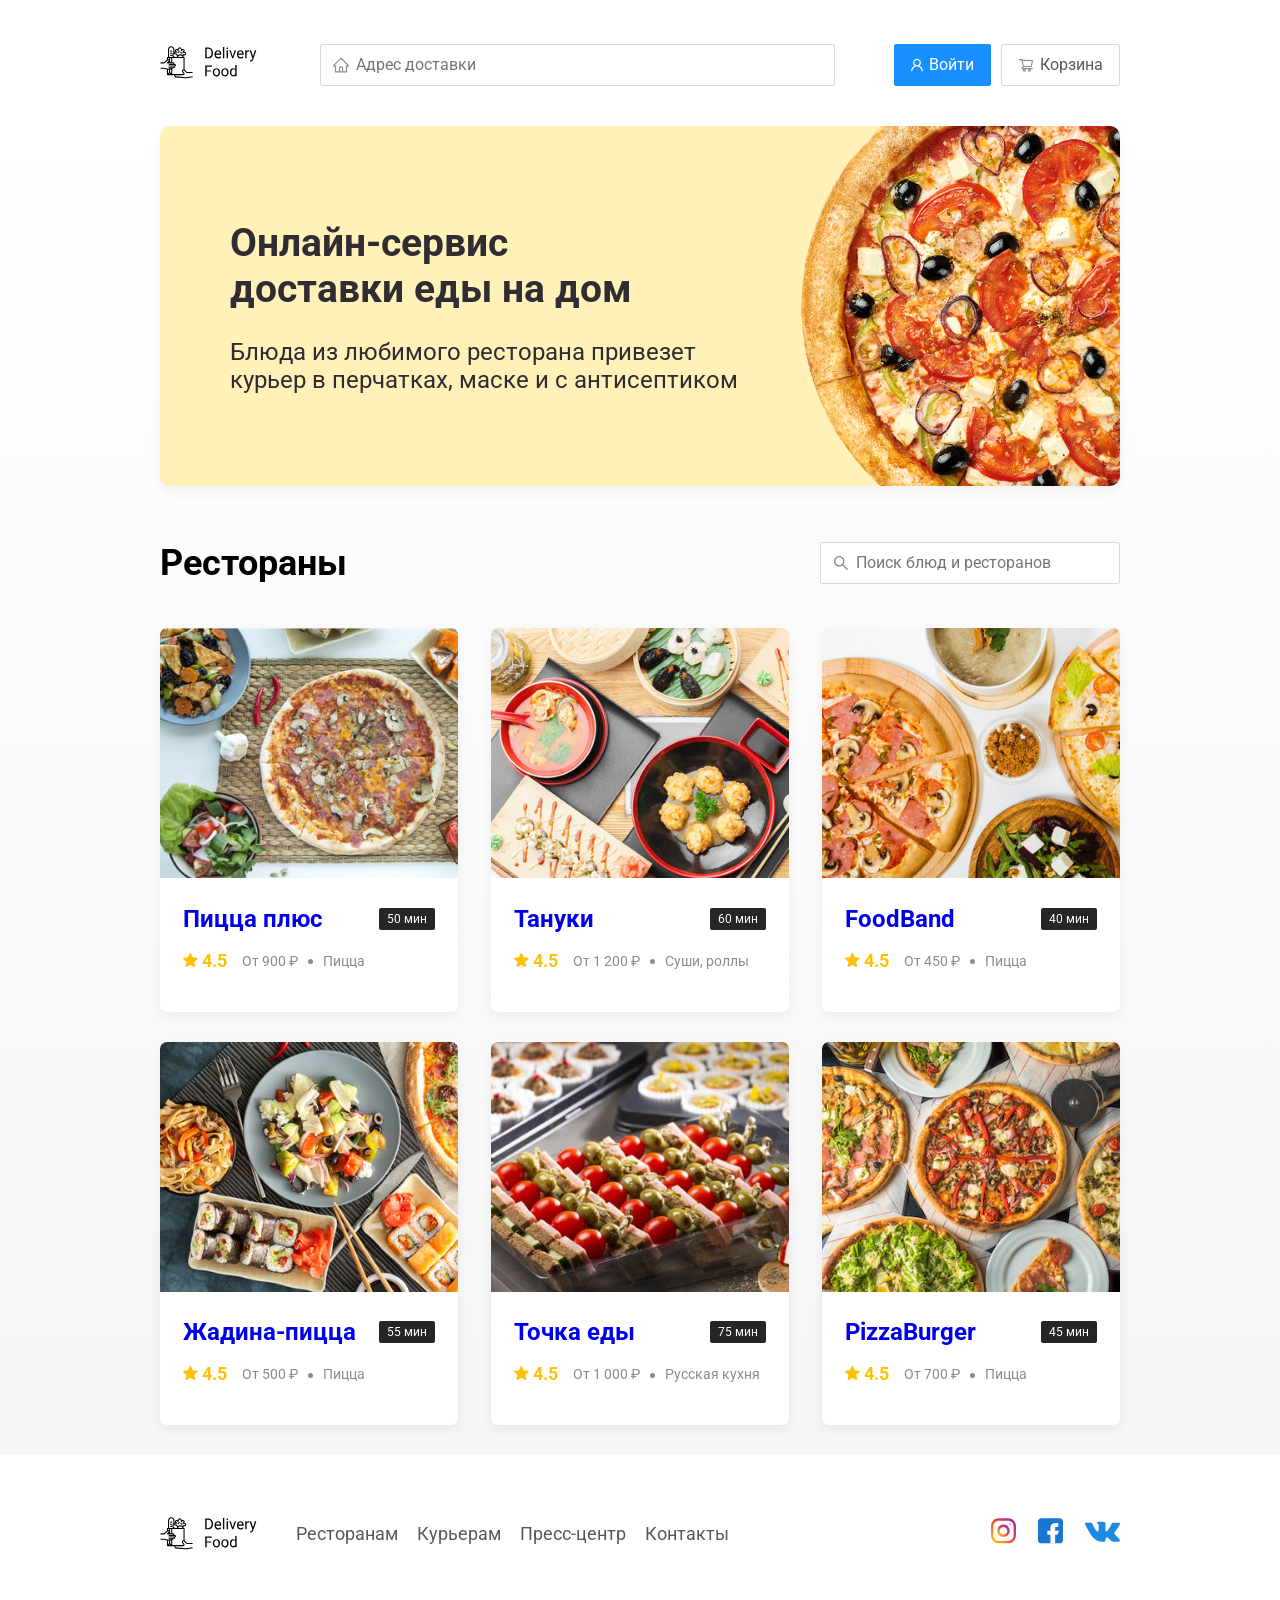
<file: index.html>
<!DOCTYPE html>
<html lang="ru">
  <head>
    <meta charset="UTF-8" />
    <meta name="viewport" content="width=device-width, initial-scale=1.0" />
    <title>Delivery Food — доставка еды на дом</title>
    <link
      href="https://fonts.googleapis.com/css?family=Roboto:400,700&display=swap&subset=cyrillic"
      rel="stylesheet"
    />
    <link rel="stylesheet" href="css/normalize.css" />
    <link rel="stylesheet" href="css/style.css" />
  </head>
  <body>
    <div class="container">
      <header class="header">
        <a href="index.html" class="logo">
          <img src="img/logo.svg" alt="Logo" />
        </a>
        <input type="text" class="input input-address" placeholder="Адрес доставки" />
        <div class="buttons">
          <button class="button button-primary">
            <img src="img/user.svg" alt="user" class="button-icon" />
            <span class="button-text">Войти</span>
          </button>
          <button class="button">
            <img src="img/shopping-cart.svg" alt="shopping cart" class="button-icon" />
            <span class="button-text">Корзина</span>
          </button>
        </div>
      </header>
    </div>
    <!-- /.container  -->

    <main class="main">
      <div class="container">
        <section class="promo">
          <h1 class="promo-title">Онлайн-сервис <br />доставки еды на дом</h1>
          <p class="promo-text">
            Блюда из любимого ресторана привезет курьер в перчатках, маске и с антисептиком
          </p>
        </section>

        <section class="restaurants">
          <div class="section-heading">
            <h2 class="section-title">Рестораны</h2>
            <input type="text" class="input input-search" placeholder="Поиск блюд и ресторанов" />
          </div>
          <div class="cards">
            <a href="restaurant.html" class="card">
              <img src="img/restaurants/image.jpg" alt="image" class="card-image" />
              <div class="card-text">
                <div class="card-heading">
                  <h3 class="card-title">Пицца плюс</h3>
                  <span class="card-tag tag">50 мин</span>
                </div>
                <!-- /.card-heading -->
                <div class="card-info">
                  <div class="rating">
                    <img src="img/rating.svg" alt="rating" class="rating-star" /> 4.5
                  </div>
                  <div class="price">От 900 ₽</div>
                  <div class="category">Пицца</div>
                </div>
                <!-- /.card-info -->
              </div>
              <!-- /.card-text -->
            </a>
            <!-- /.card -->

            <a href="restaurant.html" class="card">
              <img src="img/restaurants/tanuki.jpg" alt="image" class="card-image" />
              <div class="card-text">
                <div class="card-heading">
                  <h3 class="card-title">Тануки</h3>
                  <span class="card-tag tag">60 мин</span>
                </div>
                <!-- /.card-heading -->
                <div class="card-info">
                  <div class="rating">
                    <img src="img/rating.svg" alt="rating" class="rating-star" /> 4.5
                  </div>
                  <div class="price">От 1 200 ₽</div>
                  <div class="category">Суши, роллы</div>
                </div>
                <!-- /.card-info -->
              </div>
              <!-- /.card-text -->
            </a>
            <!-- /.card -->

            <a href="restaurant.html" class="card">
              <img src="img/restaurants/foodbrand.jpg" alt="image" class="card-image" />
              <div class="card-text">
                <div class="card-heading">
                  <h3 class="card-title">FoodBand</h3>
                  <span class="card-tag tag">40 мин</span>
                </div>
                <!-- /.card-heading -->
                <div class="card-info">
                  <div class="rating">
                    <img src="img/rating.svg" alt="rating" class="rating-star" /> 4.5
                  </div>
                  <div class="price">От 450 ₽</div>
                  <div class="category">Пицца</div>
                </div>
                <!-- /.card-info -->
              </div>
              <!-- /.card-text -->
            </a>
            <!-- /.card -->

            <a href="restaurant.html" class="card">
              <img src="img/restaurants/pizza.jpg" alt="image" class="card-image" />
              <div class="card-text">
                <div class="card-heading">
                  <h3 class="card-title">Жадина-пицца</h3>
                  <span class="card-tag tag">55 мин</span>
                </div>
                <!-- /.card-heading -->
                <div class="card-info">
                  <div class="rating">
                    <img src="img/rating.svg" alt="rating" class="rating-star" /> 4.5
                  </div>
                  <div class="price">От 500 ₽</div>
                  <div class="category">Пицца</div>
                </div>
                <!-- /.card-info -->
              </div>
              <!-- /.card-text -->
            </a>
            <!-- /.card -->

            <a href="restaurant.html" class="card">
              <img src="img/restaurants/dotfood.jpg" alt="image" class="card-image" />
              <div class="card-text">
                <div class="card-heading">
                  <h3 class="card-title">Точка еды</h3>
                  <span class="card-tag tag">75 мин</span>
                </div>
                <!-- /.card-heading -->
                <div class="card-info">
                  <div class="rating">
                    <img src="img/rating.svg" alt="rating" class="rating-star" /> 4.5
                  </div>
                  <div class="price">От 1 000 ₽</div>
                  <div class="category">Русская кухня</div>
                </div>
                <!-- /.card-info -->
              </div>
              <!-- /.card-text -->
            </a>
            <!-- /.card -->

            <a href="restaurant.html" class="card">
              <img src="img/restaurants/pizzaburger.jpg" alt="image" class="card-image" />
              <div class="card-text">
                <div class="card-heading">
                  <h3 class="card-title">PizzaBurger</h3>
                  <span class="card-tag tag">45 мин</span>
                </div>
                <!-- /.card-heading -->
                <div class="card-info">
                  <div class="rating">
                    <img src="img/rating.svg" alt="rating" class="rating-star" /> 4.5
                  </div>
                  <div class="price">От 700 ₽</div>
                  <div class="category">Пицца</div>
                </div>
                <!-- /.card-info -->
              </div>
              <!-- /.card-text -->
            </a>
            <!-- /.card -->
          </div>
          <!-- /.cards -->
        </section>
      </div>
      <!-- /.container -->
    </main>

    <footer class="footer">
      <div class="container">
        <div class="footer-block">
          <img src="img/logo.svg" alt="logo" class="logo footer-logo" />
          <nav class="footer-nav">
            <a href="#" class="footer-link">Ресторанам </a>
            <a href="#" class="footer-link">Курьерам</a>
            <a href="#" class="footer-link">Пресс-центр</a>
            <a href="#" class="footer-link">Контакты</a>
          </nav>
          <div class="social-links">
            <a href="#" class="social-link"><img src="img/instagram.svg" alt="instagram" /></a>
            <a href="#" class="social-link"><img src="img/fb.svg" alt="facebook" /></a>
            <a href="#" class="social-link"><img src="img/vk.svg" alt="vk" /></a>
          </div>
          <!-- /.social-links -->
        </div>
        <!-- /.footer-block -->
      </div>
    </footer>
  </body>
</html>
</file>
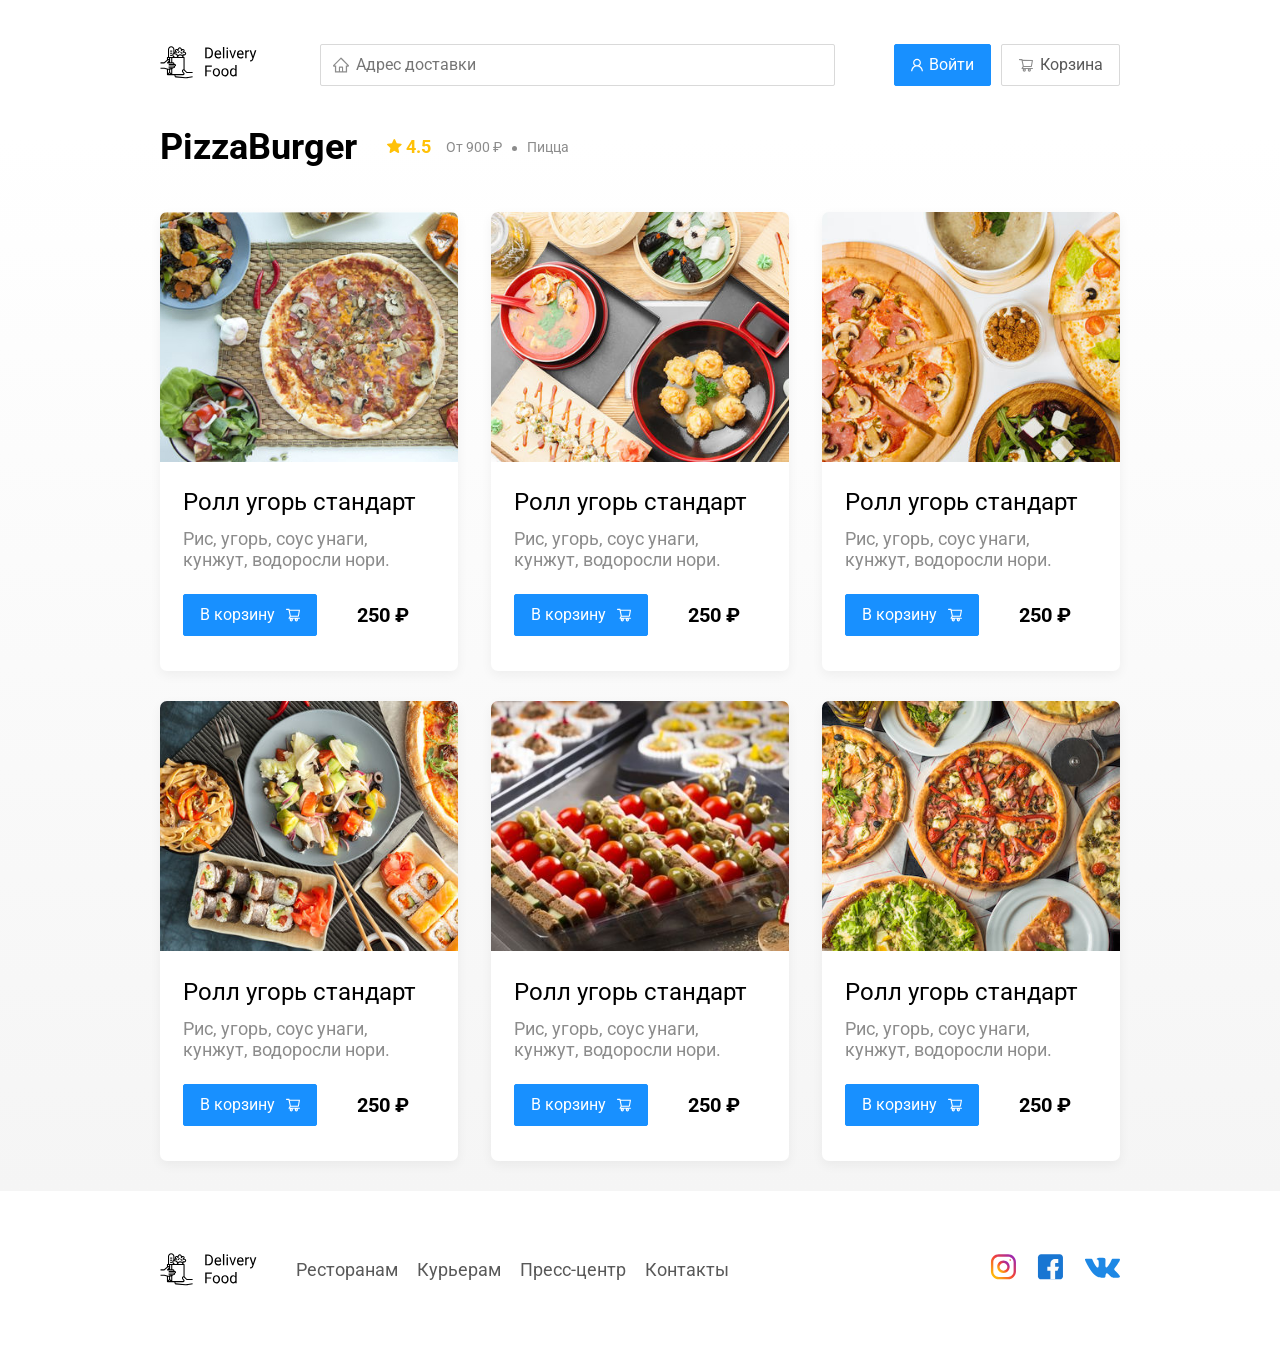
<file: restaurant.html>
<!DOCTYPE html>
<html lang="ru">
  <head>
    <meta charset="UTF-8" />
    <meta name="viewport" content="width=device-width, initial-scale=1.0" />
    <title>PizzaBurger — доставка еды на дом</title>
    <link
      href="https://fonts.googleapis.com/css?family=Roboto:400,700&display=swap&subset=cyrillic"
      rel="stylesheet"
    />
    <link rel="stylesheet" href="css/normalize.css" />
    <link rel="stylesheet" href="css/animate.css" />
    <link rel="stylesheet" href="css/style.css" />
  </head>
  <body>
    <div class="container">
      <header class="header">
        <a href="index.html" class="logo">
          <img src="img/logo.svg" alt="Logo" />
        </a>
        <input type="text" class="input input-address" placeholder="Адрес доставки" />
        <div class="buttons">
          <button class="button button-primary">
            <img src="img/user.svg" alt="user" class="button-icon" />
            <span class="button-text">Войти</span>
          </button>
          <button class="button" id="cart-button">
            <img src="img/shopping-cart.svg" alt="shopping cart" class="button-icon" />
            <span class="button-text">Корзина</span>
          </button>
        </div>
      </header>
    </div>
    <!-- /.container  -->

    <main class="main">
      <div class="container">
        <section class="restaurants">
          <div class="section-heading">
            <h2 class="section-title">PizzaBurger</h2>
            <div class="card-info">
              <div class="rating">
                <img src="img/rating.svg" alt="rating" class="rating-star" /> 4.5
              </div>
              <div class="price">От 900 ₽</div>
              <div class="category">Пицца</div>
            </div>
            <!-- /.card-info -->
          </div>
          <div class="cards">
            <div class="card wow fadeInUp" data-wow-delay="0.2s">
              <img src="img/restaurants/image.jpg" alt="image" class="card-image" />
              <div class="card-text">
                <div class="card-heading">
                  <h3 class="card-title card-title-reg">Ролл угорь стандарт</h3>
                </div>
                <!-- /.card-heading -->
                <div class="card-info">
                  <div class="ingredients">Рис, угорь, соус унаги, кунжут, водоросли нори.</div>
                </div>
                <!-- /.card-info -->
                <div class="card-buttons">
                  <button class="button button-primary">
                    <span class="button-card-text">В корзину</span>
                    <img
                      src="img/shopping-cart-white.svg"
                      alt="shopping-cart"
                      class="button-card-image"
                    />
                  </button>
                  <strong class="card-price-bold">250 ₽</strong>
                </div>
              </div>
              <!-- /.card-text -->
            </div>
            <!-- /.card -->

            <div class="card wow fadeInUp" data-wow-delay="0.4s">
              <img src="img/restaurants/tanuki.jpg" alt="image" class="card-image" />
              <div class="card-text">
                <div class="card-heading">
                  <h3 class="card-title card-title-reg">Ролл угорь стандарт</h3>
                </div>
                <!-- /.card-heading -->
                <div class="card-info">
                  <div class="ingredients">Рис, угорь, соус унаги, кунжут, водоросли нори.</div>
                </div>
                <!-- /.card-info -->
                <div class="card-buttons">
                  <button class="button button-primary">
                    <span class="button-card-text">В корзину</span>
                    <img
                      src="img/shopping-cart-white.svg"
                      alt="shopping-cart"
                      class="button-card-image"
                    />
                  </button>
                  <strong class="card-price-bold">250 ₽</strong>
                </div>
              </div>
              <!-- /.card-text -->
            </div>
            <!-- /.card -->

            <div class="card wow fadeInUp" data-wow-delay="0.6s">
              <img src="img/restaurants/foodbrand.jpg" alt="image" class="card-image" />
              <div class="card-text">
                <div class="card-heading">
                  <h3 class="card-title card-title-reg">Ролл угорь стандарт</h3>
                </div>
                <!-- /.card-heading -->
                <div class="card-info">
                  <div class="ingredients">Рис, угорь, соус унаги, кунжут, водоросли нори.</div>
                </div>
                <!-- /.card-info -->
                <div class="card-buttons">
                  <button class="button button-primary">
                    <span class="button-card-text">В корзину</span>
                    <img
                      src="img/shopping-cart-white.svg"
                      alt="shopping-cart"
                      class="button-card-image"
                    />
                  </button>
                  <strong class="card-price-bold">250 ₽</strong>
                </div>
              </div>
              <!-- /.card-text -->
            </div>
            <!-- /.card -->

            <div class="card wow fadeInUp" data-wow-delay="0.2s">
              <img src="img/restaurants/pizza.jpg" alt="image" class="card-image" />
              <div class="card-text">
                <div class="card-heading">
                  <h3 class="card-title card-title-reg">Ролл угорь стандарт</h3>
                </div>
                <!-- /.card-heading -->
                <div class="card-info">
                  <div class="ingredients">Рис, угорь, соус унаги, кунжут, водоросли нори.</div>
                </div>
                <!-- /.card-info -->
                <div class="card-buttons">
                  <button class="button button-primary">
                    <span class="button-card-text">В корзину</span>
                    <img
                      src="img/shopping-cart-white.svg"
                      alt="shopping-cart"
                      class="button-card-image"
                    />
                  </button>
                  <strong class="card-price-bold">250 ₽</strong>
                </div>
              </div>
              <!-- /.card-text -->
            </div>
            <!-- /.card -->

            <div class="card wow fadeInUp" data-wow-delay="0.4s">
              <img src="img/restaurants/dotfood.jpg" alt="image" class="card-image" />
              <div class="card-text">
                <div class="card-heading">
                  <h3 class="card-title card-title-reg">Ролл угорь стандарт</h3>
                </div>
                <!-- /.card-heading -->
                <div class="card-info">
                  <div class="ingredients">Рис, угорь, соус унаги, кунжут, водоросли нори.</div>
                </div>
                <!-- /.card-info -->
                <div class="card-buttons">
                  <button class="button button-primary">
                    <span class="button-card-text">В корзину</span>
                    <img
                      src="img/shopping-cart-white.svg"
                      alt="shopping-cart"
                      class="button-card-image"
                    />
                  </button>
                  <strong class="card-price-bold">250 ₽</strong>
                </div>
              </div>
              <!-- /.card-text -->
            </div>
            <!-- /.card -->

            <div class="card wow fadeInUp" data-wow-delay="0.6s">
              <img src="img/restaurants/pizzaburger.jpg" alt="image" class="card-image" />
              <div class="card-text">
                <div class="card-heading">
                  <h3 class="card-title card-title-reg">Ролл угорь стандарт</h3>
                </div>
                <!-- /.card-heading -->
                <div class="card-info">
                  <div class="ingredients">Рис, угорь, соус унаги, кунжут, водоросли нори.</div>
                </div>
                <!-- /.card-info -->
                <div class="card-buttons">
                  <button class="button button-primary">
                    <span class="button-card-text">В корзину</span>
                    <img
                      src="img/shopping-cart-white.svg"
                      alt="shopping-cart"
                      class="button-card-image"
                    />
                  </button>
                  <strong class="card-price-bold">250 ₽</strong>
                </div>
              </div>
              <!-- /.card-text -->
            </div>
            <!-- /.card -->
          </div>
          <!-- /.cards -->
        </section>
      </div>
      <!-- /.container -->
    </main>

    <footer class="footer">
      <div class="container">
        <div class="footer-block">
          <img src="img/logo.svg" alt="logo" class="logo footer-logo" />
          <nav class="footer-nav">
            <a href="#" class="footer-link">Ресторанам </a>
            <a href="#" class="footer-link">Курьерам</a>
            <a href="#" class="footer-link">Пресс-центр</a>
            <a href="#" class="footer-link">Контакты</a>
          </nav>
          <div class="social-links">
            <a href="#" class="social-link"><img src="img/instagram.svg" alt="instagram" /></a>
            <a href="#" class="social-link"><img src="img/fb.svg" alt="facebook" /></a>
            <a href="#" class="social-link"><img src="img/vk.svg" alt="vk" /></a>
          </div>
          <!-- /.social-links -->
        </div>
        <!-- /.footer-block -->
      </div>
    </footer>

    <div class="modal">
      <div class="modal-dialog">
        <div class="modal-header">
          <h3 class="modal-title">Корзина</h3>
          <button class="close">&times;</button>
        </div>
        <!-- /.modal-header -->
        <div class="modal-body">
          <div class="food-row">
            <span class="food-name">Ролл угорь стандарт</span>
            <strong class="food-price">250 ₽</strong>
            <div class="food-counter">
              <button class="counter-button">-</button>
              <span class="counter">1</span>
              <button class="counter-button">+</button>
            </div>
          </div>
          <!-- /.foods-row -->
          <div class="food-row">
            <span class="food-name">Ролл угорь стандарт</span>
            <strong class="food-price">250 ₽</strong>
            <div class="food-counter">
              <button class="counter-button">-</button>
              <span class="counter">1</span>
              <button class="counter-button">+</button>
            </div>
          </div>
          <!-- /.foods-row -->
          <div class="food-row">
            <span class="food-name">Ролл угорь стандарт</span>
            <strong class="food-price">250 ₽</strong>
            <div class="food-counter">
              <button class="counter-button">-</button>
              <span class="counter">1</span>
              <button class="counter-button">+</button>
            </div>
          </div>
          <!-- /.foods-row -->
          <div class="food-row">
            <span class="food-name">Ролл угорь стандарт</span>
            <strong class="food-price">250 ₽</strong>
            <div class="food-counter">
              <button class="counter-button">-</button>
              <span class="counter">1</span>
              <button class="counter-button">+</button>
            </div>
          </div>
          <!-- /.foods-row -->
        </div>
        <!-- /.modal-body -->
        <div class="modal-footer">
          <span class="modal-pricetag">1250 ₽</span>
          <div class="footer-buttons">
            <button class="button button-primary">Оформить заказ</button>
            <button class="button">Отмена</button>
          </div>
        </div>
        <!-- /.modal-footer -->
      </div>
      <!-- /.modal-dialog -->
    </div>
    <script src="js/wow.min.js"></script>
    <script src="js/main.js"></script>
  </body>
</html>
</file>
<file: css/style.css>
* {
  box-sizing: border-box;
}
body {
  font-family: "Roboto", sans-serif;
  padding-top: 44px;
}
.container {
  max-width: 1200px;
  margin: auto;
}
.header {
  display: flex;
  align-items: center;
  justify-content: space-between;
  margin-bottom: 40px;
}
.input {
  background: #ffffff;
  border: 1px solid #d9d9d9;
  border-radius: 2px;
  font-size: 16px;
  line-height: 24px;
  padding: 8px;
  padding-left: 35px;
  background-repeat: no-repeat;
  background-position: left 11px center;
}
.input-address {
  flex: 0.8;
  background-image: url(../img/home.svg);
}
.input-search {
  width: 300px;
  background-image: url(../img/search.svg);
  margin-left: auto;
}
.buttons {
  display: flex;
  align-items: center;
}
.button {
  display: flex;
  align-items: center;
  padding: 8px 16px;
  background: #ffffff;
  border: 1px solid #d9d9d9;
  box-sizing: border-box;
  box-shadow: 0px 0px 2px rgba(0, 0, 0, 0.0015);
  border-radius: 2px;
  color: #595959;
  font-size: 16px;
  line-height: 24px;
}
.button-primary {
  background: #1890ff;
  border: 1px solid #1890ff;
  color: #fff;
  margin-right: 10px;
}
.button-icon {
  margin-right: 6px;
}
.button-card-text {
  margin-right: 10px;
}
.promo {
  box-shadow: 0px 7px 12px rgba(158, 158, 163, 0.1);
  background: #fff1b8 url(../img/promo-image.jpeg) no-repeat top -100px right -247px / 924px;
  border-radius: 10px;
  padding: 68px 70px;
  margin-bottom: 56px;
}
.promo-title {
  font-style: normal;
  font-weight: bold;
  font-size: 39px;
  line-height: 46px;
  color: #302c34;
}
.promo-text {
  font-style: normal;
  font-weight: normal;
  font-size: 24px;
  line-height: 28px;
  color: #302c34;
  max-width: 538px;
}
.main {
  background: linear-gradient(180deg, rgba(245, 245, 245, 0) 1.04%, #f5f5f5 100%);
}
.section-heading {
  display: flex;
  align-items: center;
  margin-bottom: 44px;
}
.section-title {
  font-style: normal;
  font-weight: bold;
  font-size: 36px;
  line-height: 42px;
  margin: 0;
  color: #000000;
  margin-right: 30px;
}
.cards {
  display: flex;
  align-items: flex-start;
  justify-content: space-between;
  flex-wrap: wrap;
}
.card {
  background: #ffffff;
  box-shadow: 0px 4px 12px rgba(0, 0, 0, 0.05);
  border-radius: 7px;
  overflow: hidden;
  margin-bottom: 30px;
  flex-basis: 31%;
  text-decoration: none;
}
.card-image {
  width: 384px;
  height: 250px;
  object-fit: cover;
}
.card-text {
  padding-top: 20px;
  padding-bottom: 35px;
  padding-left: 23px;
  padding-right: 23px;
}
.card-heading {
  display: flex;
  align-items: center;
  justify-content: space-between;
  margin-bottom: 10px;
}
.card-title {
  margin: 0;
  font-style: normal;
  font-weight: bold;
  font-size: 24px;
  line-height: 32px;
}
.card-title-reg {
  font-weight: 400;
}
.card-tag {
  font-style: normal;
  font-weight: normal;
  font-size: 12px;
  line-height: 20px;
  color: #ffffff;
  background: #262626;
  border-radius: 2px;
  padding: 1px 8px;
}
.card-info {
  display: flex;
  align-items: center;
  flex-wrap: wrap;
}
.card-buttons {
  display: flex;
  align-items: center;
  margin-top: 24px;
}
.card-price-bold {
  font-weight: bold;
  font-size: 20px;
  line-height: 32px;
  margin-left: 30px;
}
.rating {
  margin-right: 26px;
  color: #ffc107;
  font-weight: bold;
  font-size: 18px;
  line-height: 32px;
}
.price,
.category {
  color: #8c8c8c;
  font-size: 18px;
  line-height: 32px;
}
.price {
  margin-right: 10px;
}
.ingredients {
  color: #8c8c8c;
  font-size: 18px;
  line-height: 21px;
}
.category {
  text-overflow: ellipsis;
  overflow: hidden;
  white-space: nowrap;
  max-width: 150px;
}
.price:after {
  content: "";
  width: 5px;
  height: 5px;
  background-color: #8c8c8c;
  display: inline-block;
  vertical-align: middle;
  border-radius: 50%;
  margin-left: 10px;
}
.footer {
  padding: 60px 0;
}
.footer-block {
  display: flex;
  align-items: center;
  justify-content: space-between;
}
.footer-nav {
  margin-left: 35px;
  margin-right: auto;
}
.footer-link {
  display: inline-block;
  color: #595959;
  font-style: normal;
  font-weight: normal;
  font-size: 18px;
  line-height: 21px;
  text-decoration: none;
}
.footer-link:not(:last-child) {
  margin-right: 15px;
}
.social-links {
  display: flex;
  align-items: center;
}
.social-link:not(:last-child) {
  margin-right: 21px;
}

.modal {
  position: fixed;
  left: 0;
  top: 0;
  width: 100%;
  height: 100%;
  background: rgba(0, 0, 0, 0.4);
  display: none;
}
.is-open {
  display: flex;
}
.modal-dialog {
  max-width: 780px;
  width: 95%;
  background: #ffffff;
  border-radius: 5px;
  margin: auto;
  padding: 40px 45px;
}
.modal-header {
  display: flex;
  align-items: center;
  justify-content: space-between;
  margin-bottom: 45px;
}
.modal-title {
  margin: 0;
  font-weight: bold;
  font-size: 36px;
  line-height: 42px;
}
.close {
  font-size: 36px;
  border: none;
  background-color: transparent;
}
.modal-body {
  margin-bottom: 52px;
}
.food-row {
  display: flex;
  align-items: flex-start;
  justify-content: space-between;
  padding-bottom: 8px;
  border-bottom: 1px solid #d9d9d9;
  margin-bottom: 15px;
}
.food-name {
  font-weight: normal;
  font-size: 18px;
  line-height: 32px;
}
.food-price {
  margin-left: auto;
  margin-right: 47px;
  font-weight: bold;
  font-size: 20px;
  line-height: 32px;
}
.food-counter {
  display: flex;
  align-items: center;
}
.counter-button {
  display: flex;
  align-items: center;
  justify-content: center;
  width: 39px;
  height: 32px;
  background: #ffffff;
  border: 1px solid #40a9ff;
  box-sizing: border-box;
  border-radius: 2px;
  font-weight: normal;
  font-size: 14px;
  line-height: 22px;
  color: #40a9ff;
}
.counter {
  font-size: 16px;
  line-height: 24px;
  margin-left: 10px;
  margin-right: 10px;
}
.modal-footer {
  display: flex;
  align-items: center;
  justify-content: space-between;
}
.footer-buttons {
  display: flex;
  align-items: center;
}
.modal-pricetag {
  background: #262626;
  border-radius: 5px;
  color: #ffffff;
  padding: 15px 20px;
  font-size: 20px;
  line-height: 23px;
}
@media (max-width: 1366px) {
  .container {
    max-width: 960px;
  }
  .promo {
    background-position: center right -300px;
    background-size: 750px;
  }
  .rating {
    margin-right: 15px;
  }
  .category,
  .price {
    font-size: 14px;
  }
}
@media (max-width: 992px) {
  .container {
    max-width: 750px;
  }
  .promo {
    padding: 50px;
    background-size: 500px;
    background-position: center right -200px;
  }
  .promo-text {
    font-size: 18px;
    max-width: 400px;
  }
  .card {
    flex-basis: 49%;
  }
  .footer-link {
    font-size: 16px;
  }
}
@media (max-width: 768px) {
  .container {
    max-width: 560px;
  }
  .card-info {
    flex-wrap: wrap;
  }
  .card .rating {
    flex-basis: 100%;
  }
  .card-title {
    font-size: 18px;
  }
  .promo {
    background-size: 400px;
    background-position: bottom 50px right -200px;
  }
  .promo-title {
    font-size: 24px;
    line-height: 1.4;
  }
  .promo-text {
    margin-top: 0;
  }
}
@media (max-width: 578px) {
  .container {
    width: 90%;
  }
  .header {
    flex-wrap: wrap;
  }
  .input-address {
    margin-top: 15px;
    order: 5;
    flex: 1;
  }
  .promo {
    background-image: none;
  }
  .promo-title {
    margin-bottom: 10px;
  }
  .section-title {
    font-size: 20px;
  }
  .card {
    flex-basis: 100%;
  }
  .card-image {
    width: 100%;
  }
  .footer {
    padding: 30px 0;
  }
  .footer-block {
    align-items: flex-start;
  }
  .footer-nav {
    margin-left: 0;
    margin-right: 0;
    order: 0;
    display: flex;
    flex-direction: column;
  }
  .footer-logo {
    margin-right: 15px;
    order: 1;
  }
  .social-links {
    order: 2;
  }
}
@media (max-width: 480px) {
  .button-text {
    display: none;
  }
  .button-icon {
    margin: 0;
  }
  .button {
    min-height: 40px;
  }
  .promo {
    padding: 20px;
  }
  .section-heading {
    flex-wrap: wrap;
  }
  .footer-block {
    flex-wrap: wrap;
    flex-direction: column;
    align-items: center;
  }
  .footer-logo {
    order: 0;
    margin-bottom: 20px;
  }
  .footer-nav {
    margin-bottom: 20px;
    text-align: center;
  }
  .footer-link:not(:last-child) {
    margin-right: 0;
  }
}
</file>
